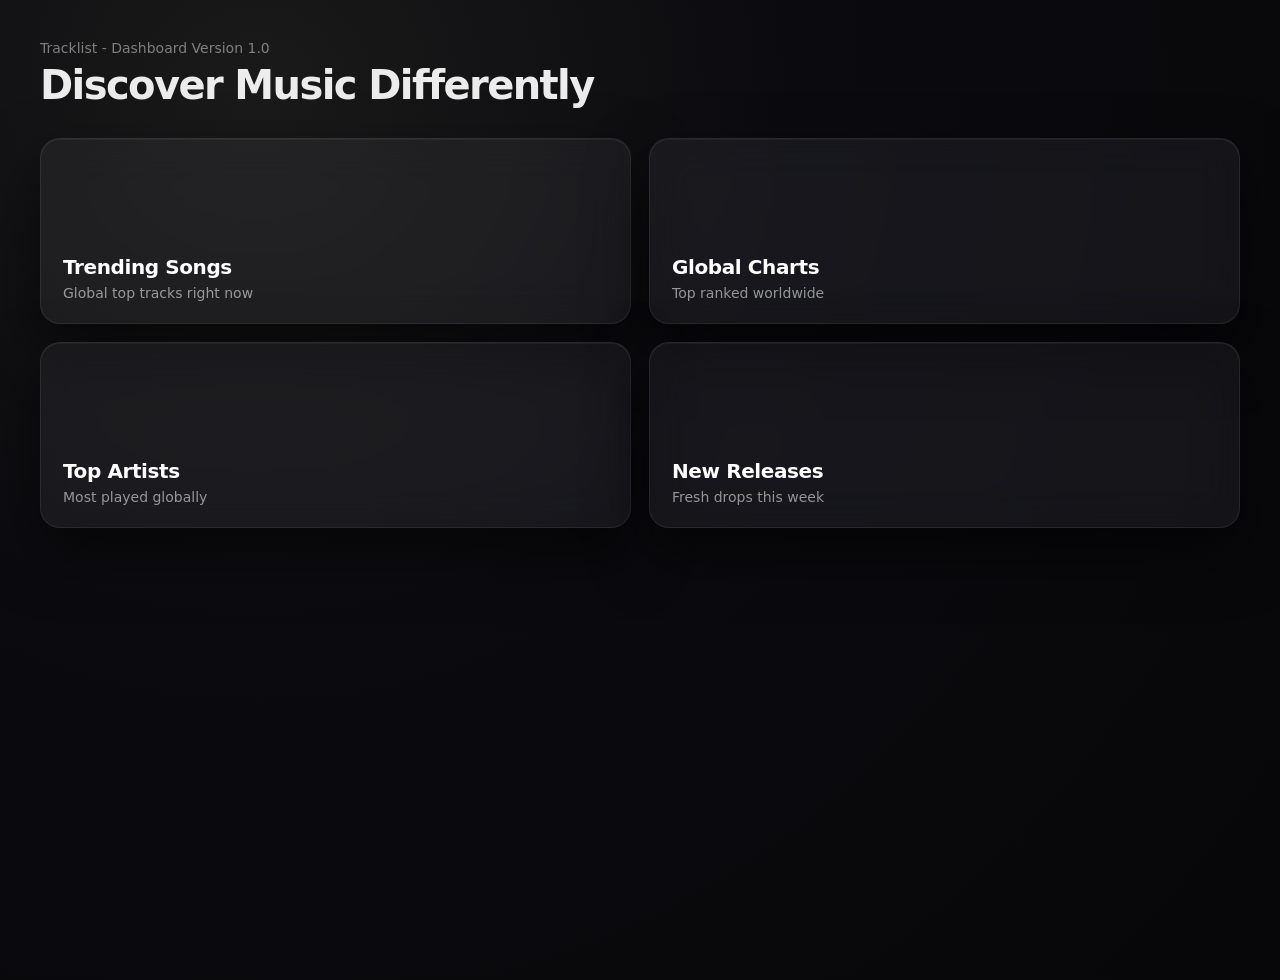
<file: index.html>
<!DOCTYPE html>
<html lang="en">
<head>
    <meta name="viewport" content="width=device-width, initial-scale=1, viewport-fit=cover">
    <meta charset="UTF-8">
    <meta name="viewport" content="width=device-width, initial-scale=1.0">
    <link rel="stylesheet" href="style.css">
    <title>Tracklist - Dashboard</title>
</head>

<body>

    <header class="home-header">
        <p class="subtext">Tracklist - Dashboard Version 1.0</p>
        <h1 class="home-title">Discover Music Differently</h1>
    </header>

    <main class="home-grid">

        <!-- Trending -->
        <a class="glass-card" href="TrendingSongsGlobal.html">
            <div>
                <h2>Trending Songs</h2>
                <p>Global top tracks right now</p>
            </div>
        </a>

        <!-- Global Charts -->
        <a class="glass-card" href="charts.html">
            <div>
                <h2>Global Charts</h2>
                <p>Top ranked worldwide</p>
            </div>
        </a>

        <!-- Artists -->
        <a class="glass-card" href="topartists.html">
            <div>
                <h2>Top Artists</h2>
                <p>Most played globally</p>
            </div>
        </a>

        <!-- New Releases -->
        <a class="glass-card" href="new.html">
            <div>
                <h2>New Releases</h2>
                <p>Fresh drops this week</p>
            </div>
        </a>

    </main>

</body>
</html>
</file>
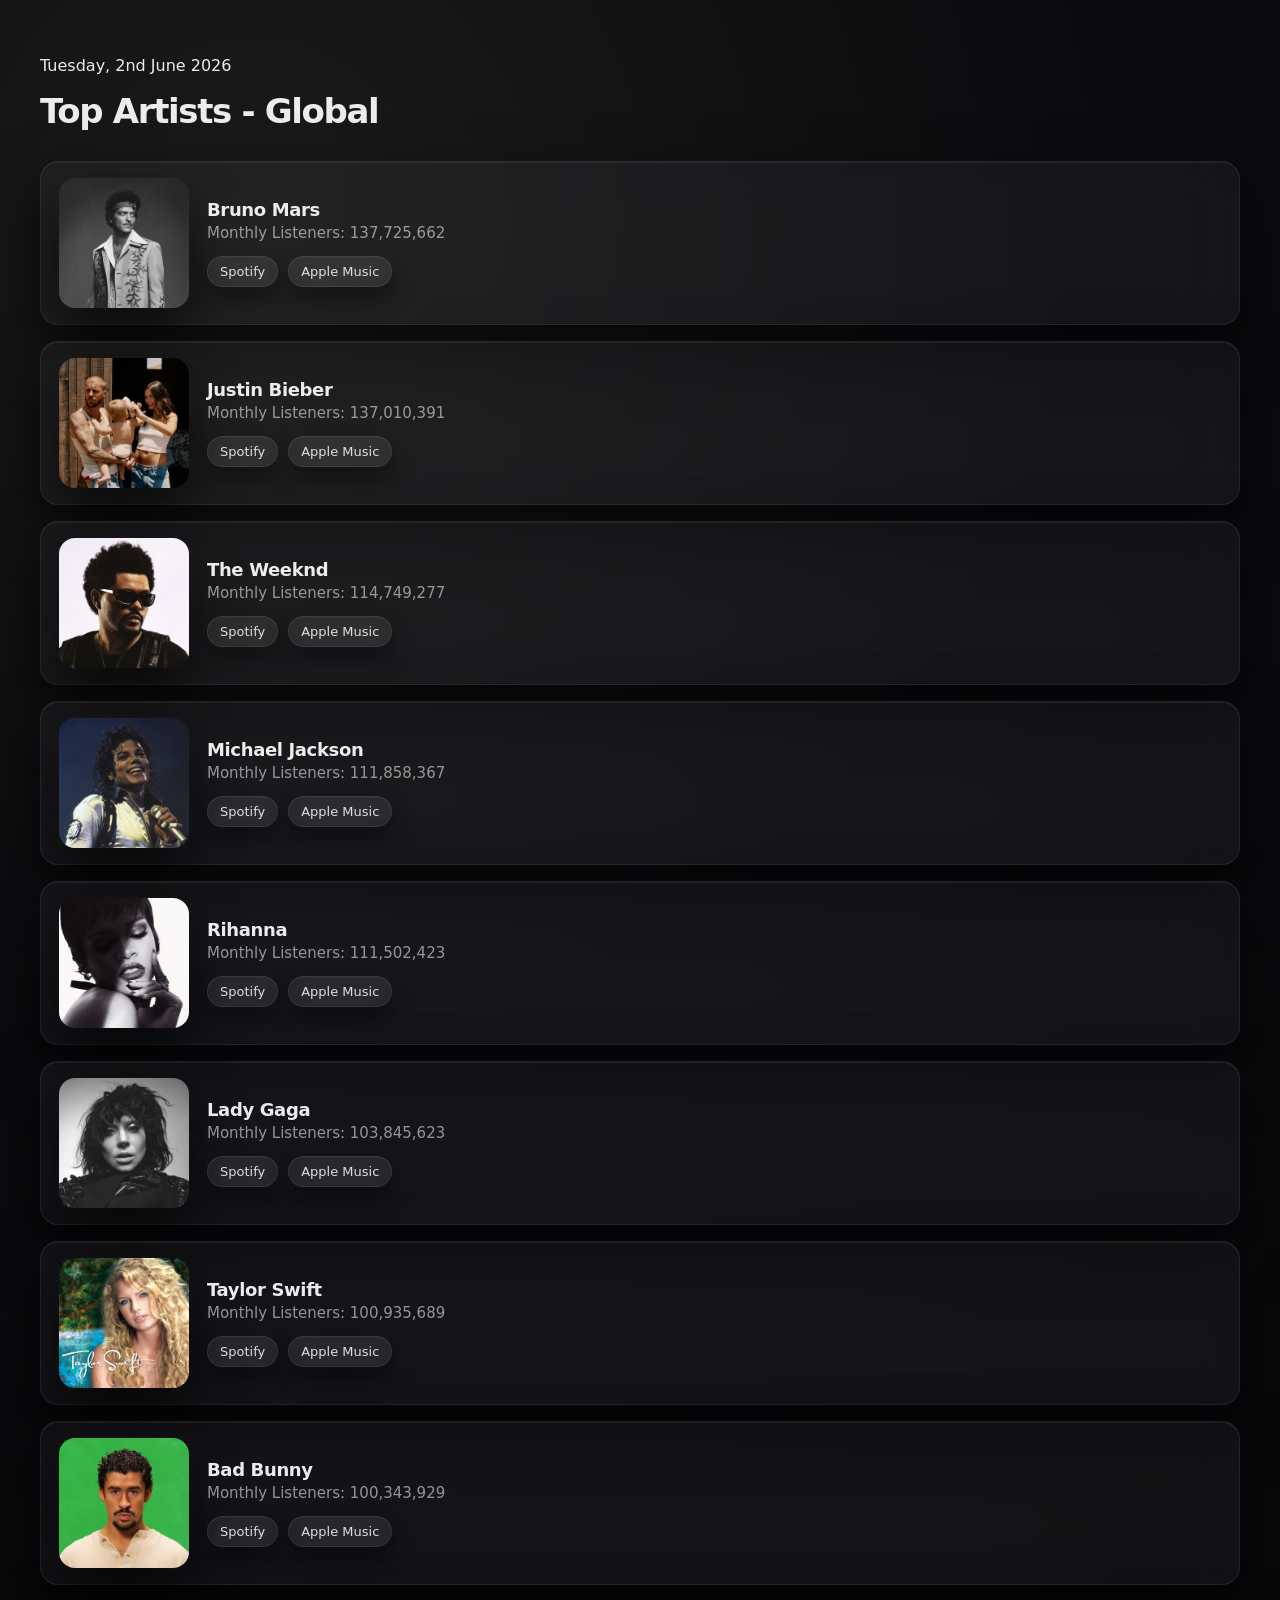
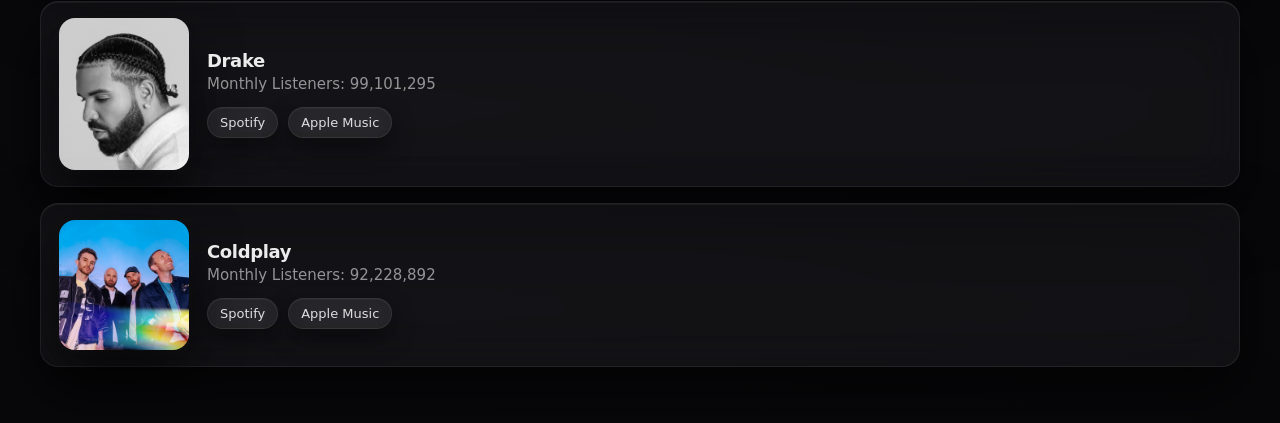
<file: topartists.html>
<!DOCTYPE html>
<html lang="en">
<head>
    <meta charset="UTF-8">
    <meta name="viewport" content="width=device-width, initial-scale=1.0">
    <link rel="stylesheet" href="style.css">
    <title>Tracklist - Top Artists</title>
</head>

<body>
    <header class="page-header">
        <p class="date">Tuesday, 2nd June 2026</p>
        <h1 class="header">Top Artists - Global</h1>
    </header>

    <main class="song-list">

        <!-- Bruno Mars -->
        <div class="song-row">
            <img draggable="false" class="songlogo"
                src="./assets/images/Top Artists/Bruno Mars.jpg"
                alt="Bruno Mars">

            <div class="song-info">
                <p class="songtitle">Bruno Mars</p>
                <p class="authortitle">Monthly Listeners: 137,725,662</p>

                <div class="song-actions">
                    <a class="btn spotify" href="https://open.spotify.com/artist/0du5cEVh5yTK9QJze8zA0C?si=mDfA1IQ9SU-8KqURjfiafw">Spotify</a>
                    <a class="btn apple" href="https://music.apple.com/gb/artist/bruno-mars/278873078">Apple Music</a>
                </div>
            </div>
        </div>

        <!-- Justin Bieber -->
        <div class="song-row">
            <img draggable="false" class="songlogo"
                src="./assets/images/Top Artists/Justin Bieber.jpg"
                alt="Justin Bieber">

            <div class="song-info">
                <p class="songtitle">Justin Bieber</p>
                <p class="authortitle">Monthly Listeners: 137,010,391</p>

                <div class="song-actions">
                    <a class="btn spotify" href="https://open.spotify.com/artist/1uNFoZAHBGtllmzznpCI3s?si=13c1f805fb3f4731">Spotify</a>
                    <a class="btn apple" href="https://music.apple.com/gb/artist/justin-bieber/320569549">Apple Music</a>
                </div>
            </div>
        </div>

        <!-- The Weeknd -->
        <div class="song-row">
            <img draggable="false" class="songlogo"
                src="./assets/images/Top Artists/The Weeknd.jpg"
                alt="The Weeknd">

            <div class="song-info">
                <p class="songtitle">The Weeknd</p>
                <p class="authortitle">Monthly Listeners: 114,749,277</p>

                <div class="song-actions">
                    <a class="btn spotify" href="https://open.spotify.com/artist/1Xyo4u8uXC1ZmMpatF05PJ?si=e736d4af8bad4eab">Spotify</a>
                    <a class="btn apple" href="https://music.apple.com/gb/artist/the-weeknd/479756766">Apple Music</a>
                </div>
            </div>
        </div>

        <!-- Michael Jackson -->
        <div class="song-row">
            <img draggable="false" class="songlogo"
                src="./assets/images/Top Artists/Michael Jackson.jpg"
                alt="Michael Jackson">

            <div class="song-info">
                <p class="songtitle">Michael Jackson</p>
                <p class="authortitle">Monthly Listeners: 111,858,367</p>

                <div class="song-actions">
                    <a class="btn spotify" href="https://open.spotify.com/artist/3fMbdgg4jU18AjLCKBhRSm?si=ffd44ee7382a47c4">Spotify</a>
                    <a class="btn apple" href="https://music.apple.com/gb/artist/michael-jackson/32940">Apple Music</a>
                </div>
            </div>
        </div>

        <!-- Rihanna -->
        <div class="song-row">
            <img draggable="false" class="songlogo"
                src="./assets/images/Top Artists/Rihanna.jpg"
                alt="Rihanna">

            <div class="song-info">
                <p class="songtitle">Rihanna</p>
                <p class="authortitle">Monthly Listeners: 111,502,423</p>

                <div class="song-actions">
                    <a class="btn spotify" href="https://open.spotify.com/artist/5pKCCKE2ajJHZ9KAiaK11H?si=8b178c806cb34f12">Spotify</a>
                    <a class="btn apple" href="https://music.apple.com/gb/artist/rihanna/63346553">Apple Music</a>
                </div>
            </div>
        </div>

        <!-- Lady Gaga -->
        <div class="song-row">
            <img draggable="false" class="songlogo"
                src="./assets/images/Top Artists/Lady Gaga.jpg"
                alt="Lady Gaga">

            <div class="song-info">
                <p class="songtitle">Lady Gaga</p>
                <p class="authortitle">Monthly Listeners: 103,845,623</p>

                <div class="song-actions">
                    <a class="btn spotify" href="https://open.spotify.com/artist/1HY2Jd0NmPuamShAr6KMms?si=935b4e207b0d42d3">Spotify</a>
                    <a class="btn apple" href="https://music.apple.com/gb/artist/lady-gaga/277293880">Apple Music</a>
                </div>
            </div>
        </div>
        
        <!-- Taylor Swift -->
        <div class="song-row">
            <img draggable="false" class="songlogo"
                src="./assets/images/Top Artists/Taylor Swift.jpg"
                alt="Taylor Swift">

            <div class="song-info">
                <p class="songtitle">Taylor Swift</p>
                <p class="authortitle">Monthly Listeners: 100,935,689</p>

                <div class="song-actions">
                    <a class="btn spotify" href="https://open.spotify.com/artist/06HL4z0CvFAxyc27GXpf02?si=91cee1a9aaec433a">Spotify</a>
                    <a class="btn apple" href="https://music.apple.com/gb/artist/taylor-swift/159260351">Apple Music</a>
                </div>
            </div>
        </div>

        <!-- Bad Bunny -->
        <div class="song-row">
            <img draggable="false" class="songlogo"
                src="./assets/images/Top Artists/Bad Bunny.jpg"
                alt="Bad Bunny">

            <div class="song-info">
                <p class="songtitle">Bad Bunny</p>
                <p class="authortitle">Monthly Listeners: 100,343,929</p>

                <div class="song-actions">
                    <a class="btn spotify" href="https://open.spotify.com/artist/4q3ewBCX7sLwd24euuV69X?si=ba32230fede24fad">Spotify</a>
                    <a class="btn apple" href="https://music.apple.com/gb/artist/bad-bunny/1126808565">Apple Music</a>
                </div>
            </div>
        </div>

        <!-- Drake -->
        <div class="song-row">
            <img draggable="false" class="songlogo"
                src="./assets/images/Top Artists/Drake.jpg"
                alt="Drake">

            <div class="song-info">
                <p class="songtitle">Drake</p>
                <p class="authortitle">Monthly Listeners: 99,101,295</p>

                <div class="song-actions">
                    <a class="btn spotify" href="https://open.spotify.com/artist/3TVXtAsR1Inumwj472S9r4?si=76757156aa6a4b92">Spotify</a>
                    <a class="btn apple" href="https://music.apple.com/gb/artist/drake/271256">Apple Music</a>
                </div>
            </div>
        </div>

        <!-- Coldplay -->
        <div class="song-row">
            <img draggable="false" class="songlogo"
                src="./assets/images/Top Artists/Coldplay.jpg"
                alt="Coldplay">

            <div class="song-info">
                <p class="songtitle">Coldplay</p>
                <p class="authortitle">Monthly Listeners: 92,228,892</p>

                <div class="song-actions">
                    <a class="btn spotify" href="https://open.spotify.com/artist/4gzpq5DPGxSnKTe4SA8HAU?si=e1eb22483e604a00">Spotify</a>
                    <a class="btn apple" href="https://music.apple.com/gb/artist/coldplay/471744">Apple Music</a>
                </div>
            </div>
        </div>
    </main>
</body>
</html>
</file>
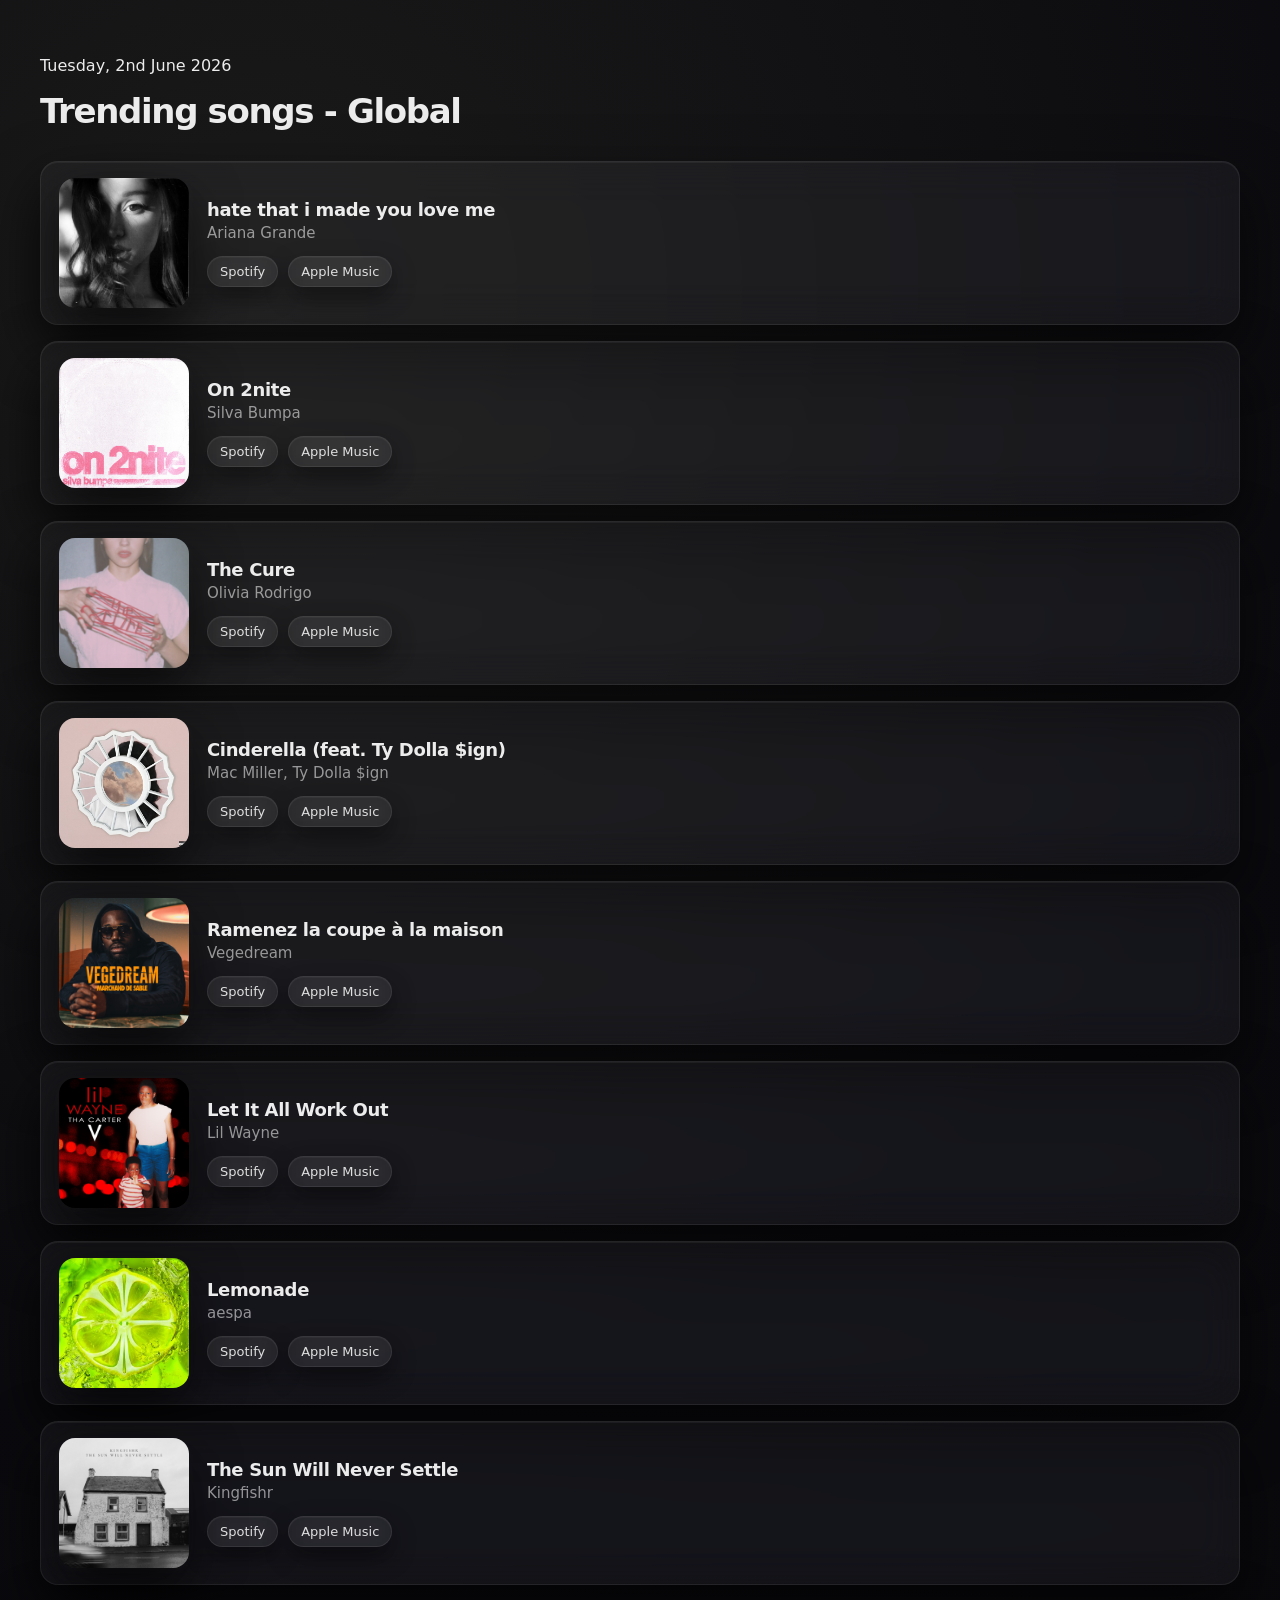
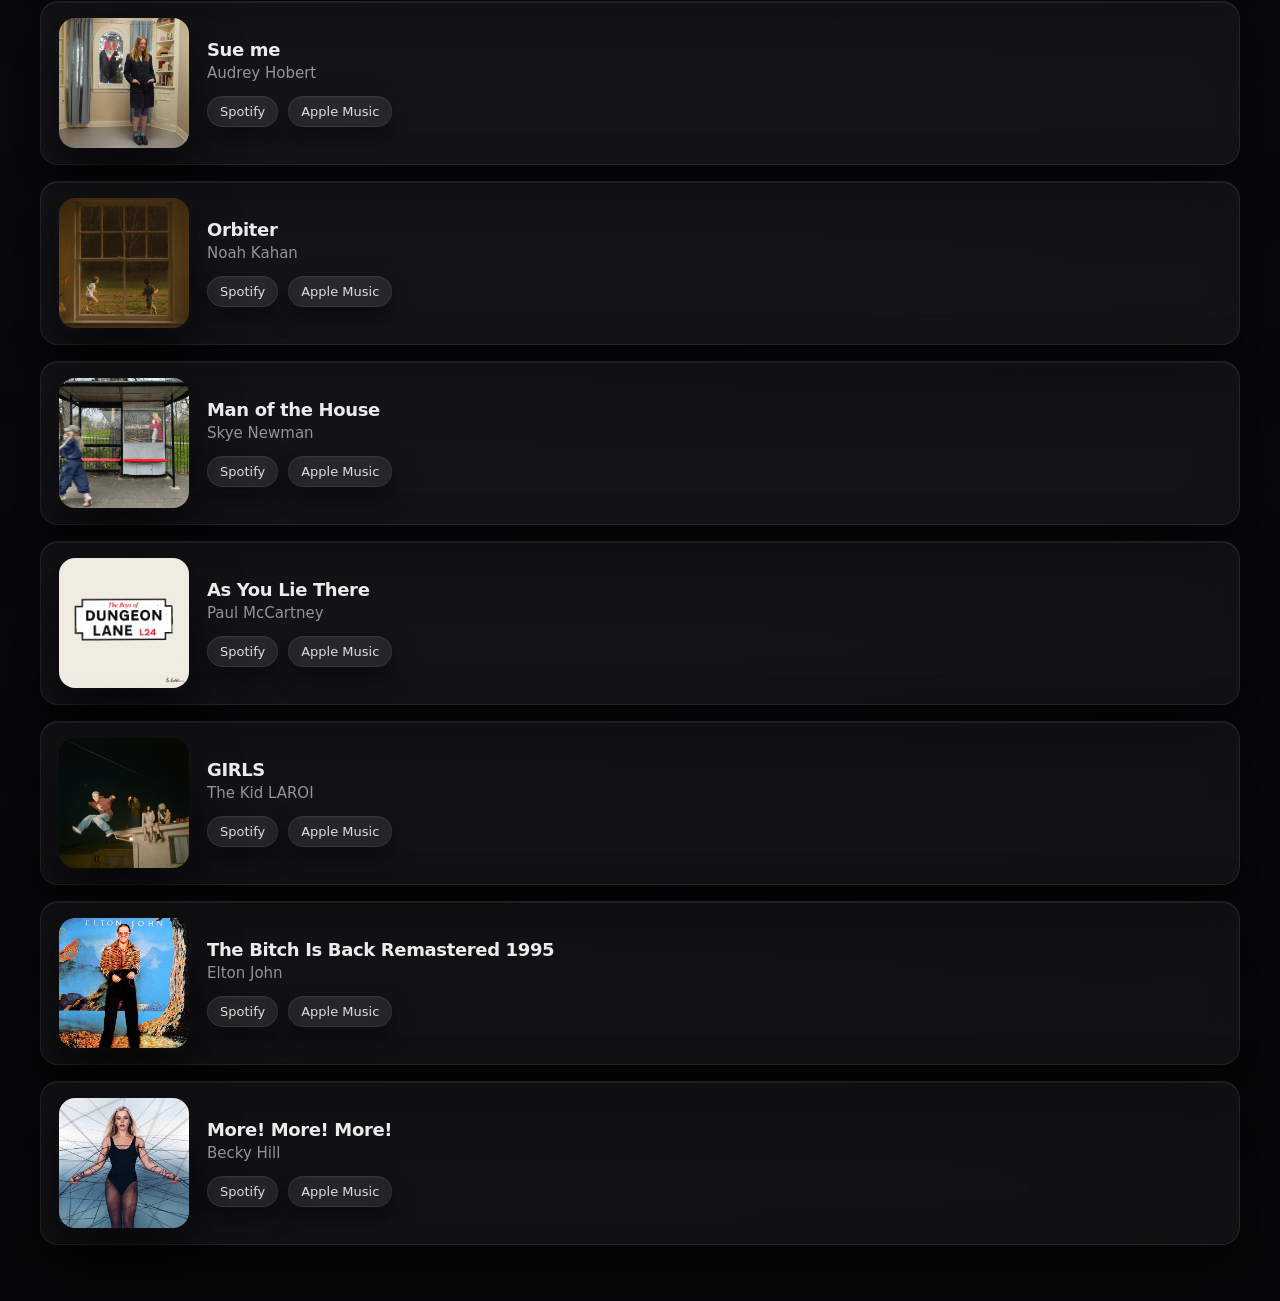
<file: TrendingSongsGlobal.html>
<!DOCTYPE html>
<html lang="en">
<head>
    <meta charset="UTF-8">
    <meta name="viewport" content="width=device-width, initial-scale=1.0">
    <link rel="stylesheet" href="style.css">
    <title>Tracklist - Trending Songs Globally</title>
</head>

<body>
    <header class="page-header">
        <p class="date">Tuesday, 2nd June 2026</p>
        <h1 class="header">Trending songs - Global</h1>
    </header>

    <main class="song-list">

        <!-- Ariana Grande - hate that i made you love me -->
        <div class="song-row">
            <img draggable="false" class="songlogo"
                src="./assets/images/Trending Songs/HTIMYLM - Ariana Grande.jpg"
                alt="Ariana Grande - hate that i made you love me">

            <div class="song-info">
                <p class="songtitle">hate that i made you love me</p>
                <p class="authortitle">Ariana Grande</p>

                <div class="song-actions">
                    <a class="btn spotify" href="https://open.spotify.com/track/20jbSiX29FDX4oQxBXyUEi?si=38143b0a67c14373">Spotify</a>
                    <a class="btn apple" href="https://music.apple.com/us/song/hate-that-i-made-you-love-me/6763656876">Apple Music</a>
                </div>
            </div>
        </div>

        <!-- Silva Bumpa - On 2nite -->
        <div class="song-row">
            <img draggable="false" class="songlogo"
                src="./assets/images/Trending Songs/On2nite - Silva Bumpa.jpg"
                alt="Silva Bumpa - On 2nite">

            <div class="song-info">
                <p class="songtitle">On 2nite</p>
                <p class="authortitle">Silva Bumpa</p>

                <div class="song-actions">
                    <a class="btn spotify" href="https://open.spotify.com/track/2BoSbGSp2OaDBOx5NFHkrr?si=0f98aaa7d6aa47f5">Spotify</a>
                    <a class="btn apple" href="https://music.apple.com/gb/song/on-2nite/6772312877">Apple Music</a>
                </div>
            </div>
        </div>

        <!-- Olivia Rodrigo - The Cure -->
        <div class="song-row">
            <img draggable="false" class="songlogo"
                src="./assets/images/Trending Songs/The Cure - Olivia Rodrigo.png"
                alt="Olivia Rodrigo - The Cure">

            <div class="song-info">
                <p class="songtitle">The Cure</p>
                <p class="authortitle">Olivia Rodrigo</p>

                <div class="song-actions">
                    <a class="btn spotify" href="https://open.spotify.com/track/4EoJ151oQ5jY48z4RhSE96?si=44273bd152e441a8">Spotify</a>
                    <a class="btn apple" href="https://music.apple.com/gb/album/the-cure/6771598352?i=6771598356">Apple Music</a>
                </div>
            </div>
        </div>

        <!-- Mac Miller - Cinderella -->
        <div class="song-row">
            <img draggable="false" class="songlogo"
                src="./assets/images/Trending Songs/Cinderella - Ty Dolla Sign.jpg"
                alt="Mac Miller - Cinderella">

            <div class="song-info">
                <p class="songtitle">Cinderella (feat. Ty Dolla $ign)</p>
                <p class="authortitle">Mac Miller, Ty Dolla $ign</p>

                <div class="song-actions">
                    <a class="btn spotify" href="https://open.spotify.com/track/2lpygKqzPFtItQ4ss3cgfb?si=fb25530ddce34de5">Spotify</a>
                    <a class="btn apple" href="https://music.apple.com/gb/album/cinderella-feat-ty-dolla-%24ign/1137965822?i=1137966332">Apple Music</a>
                </div>
            </div>
        </div>

        <!-- Vegedream - Ramenez la coupe à la maison -->
        <div class="song-row">
            <img draggable="false" class="songlogo"
                src="./assets/images/Trending Songs/Ramenez la coupe à la maison - Vegedream.jpg"
                alt="Vegedream - Ramenez la coupe à la maison">

            <div class="song-info">
                <p class="songtitle">Ramenez la coupe à la maison</p>
                <p class="authortitle">Vegedream</p>

                <div class="song-actions">
                    <a class="btn spotify" href="https://open.spotify.com/track/1m0UFnuTktOkksvjbF9z0m?si=716af62f01f14a2f">Spotify</a>
                    <a class="btn apple" href="https://music.apple.com/gb/album/ramenez-la-coupe-%C3%A0-la-maison/1413335934?i=1413335940">Apple Music</a>
                </div>
            </div>
        </div>

        <!-- Lil Wayne - Let It All Work Out -->
        <div class="song-row">
            <img draggable="false" class="songlogo"
                src="./assets/images/Trending Songs/Let It All Work Out - Lil Wayne.png"
                alt="Lil Wayne - Let It All Work Out">

            <div class="song-info">
                <p class="songtitle">Let It All Work Out</p>
                <p class="authortitle">Lil Wayne</p>

                <div class="song-actions">
                    <a class="btn spotify" href="https://open.spotify.com/track/3BUWNzPWz2mDbptZmGEXpB?si=c8c1a4598bb142f9">Spotify</a>
                    <a class="btn apple" href="https://music.apple.com/gb/album/let-it-all-work-out/1437591818?i=1437592238">Apple Music</a>
                </div>
            </div>
        </div>

        <!-- aespa - Lemonade -->
        <div class="song-row">
            <img draggable="false" class="songlogo"
                src="./assets/images/Trending Songs/Lemonade - Aespa.jpg"
                alt="aespa - Lemonade">

            <div class="song-info">
                <p class="songtitle">Lemonade</p>
                <p class="authortitle">aespa</p>

                <div class="song-actions">
                    <a class="btn spotify" href="https://open.spotify.com/track/7a3iH9vM5Z58GqOMqXBU1M?si=8c1e073ffee546c0">Spotify</a>
                    <a class="btn apple" href="https://music.apple.com/gb/album/lemonade/1893742002?i=1893742010">Apple Music</a>
                </div>
            </div>
        </div>

        <!-- Kingfishr - The Sun Will Never Settle -->
        <div class="song-row">
            <img draggable="false" class="songlogo"
                src="./assets/images/Trending Songs/Kingfishr - The Sun Will Never Settle.jpg"
                alt="Kingfishr - The Sun Will Never Settle">

            <div class="song-info">
                <p class="songtitle">The Sun Will Never Settle</p>
                <p class="authortitle">Kingfishr</p>

                <div class="song-actions">
                    <a class="btn spotify" href="https://open.spotify.com/track/23SqhGYsqaZJNbDSc17wqA?si=7f8e9fc9e8214419">Spotify</a>
                    <a class="btn apple" href="https://music.apple.com/gb/album/the-sun-will-never-settle/6768830561?i=6768830564">Apple Music</a>
                </div>
            </div>
        </div>

        <!-- Audrey Hobert - Sue me -->
        <div class="song-row">
            <img draggable="false" class="songlogo"
                src="./assets/images/Trending Songs/Audrey Hobert - Sue me.jpg"
                alt="Audrey Hobert - Sue me">

            <div class="song-info">
                <p class="songtitle">Sue me</p>
                <p class="authortitle">Audrey Hobert</p>

                <div class="song-actions">
                    <a class="btn spotify" href="https://open.spotify.com/track/6ZAuQOgLrNQb9s7BXheuTy?si=9fa6325acb9d4c61">Spotify</a>
                    <a class="btn apple" href="https://music.apple.com/gb/album/sue-me/1826574954?i=1826575254">Apple Music</a>
                </div>
            </div>
        </div>

        <!-- Noah Kahan - Orbiter -->
        <div class="song-row">
            <img draggable="false" class="songlogo"
                src="./assets/images/Trending Songs/Noah Kahan - Orbiter.png"
                alt="Noah Kahan - Orbiter">

            <div class="song-info">
                <p class="songtitle">Orbiter</p>
                <p class="authortitle">Noah Kahan</p>

                <div class="song-actions">
                    <a class="btn spotify" href="https://open.spotify.com/track/77fL8ATR0dpUDLI0XLmDBV?si=b0bb56f3e61f4215">Spotify</a>
                    <a class="btn apple" href="https://music.apple.com/gb/album/orbiter/1894998012?i=6762758927">Apple Music</a>
                </div>
            </div>
        </div>

        <!-- Skye Newman - Man of the House -->
        <div class="song-row">
            <img draggable="false" class="songlogo"
                src="./assets/images/Trending Songs/Skye Newman - Man of the House.png"
                alt="Skye Newman - Man of the House">

            <div class="song-info">
                <p class="songtitle">Man of the House</p>
                <p class="authortitle">Skye Newman</p>

                <div class="song-actions">
                    <a class="btn spotify" href="https://open.spotify.com/track/4j3tybPIKiCmp1Zm2hLD9Z?si=34dba9b1edfa4308">Spotify</a>
                    <a class="btn apple" href="https://music.apple.com/gb/album/man-of-the-house/1893733056?i=1893733057">Apple Music</a>
                </div>
            </div>
        </div>

        <!-- Paul McCartney - As You Lie There -->
        <div class="song-row">
            <img draggable="false" class="songlogo"
                src="./assets/images/Trending Songs/Paul McCartney - As You Lie There.jpg"
                alt="Paul McCartney - As You Lie There">

            <div class="song-info">
                <p class="songtitle">As You Lie There</p>
                <p class="authortitle">Paul McCartney</p>

                <div class="song-actions">
                    <a class="btn spotify" href="https://open.spotify.com/track/1Qhqhecc2uxqpswTMr6nQS?si=8a621df633054466">Spotify</a>
                    <a class="btn apple" href="https://music.apple.com/gb/album/as-you-lie-there/1887402919?i=1887402924">Apple Music</a>
                </div>
            </div>
        </div>

        <!-- The Kid LAROI - Girls -->
        <div class="song-row">
            <img draggable="false" class="songlogo"
                src="./assets/images/Trending Songs/The Kid LAROI - Girls.png"
                alt="The Kid LAROI - GIRLS">

            <div class="song-info">
                <p class="songtitle">GIRLS</p>
                <p class="authortitle">The Kid LAROI</p>

                <div class="song-actions">
                    <a class="btn spotify" href="https://open.spotify.com/track/6WhwHYd38f4ZB2CefpDgLo?si=411e37dcc8f74c72">Spotify</a>
                    <a class="btn apple" href="https://music.apple.com/gb/album/girls/1753384769?i=1753384773">Apple Music</a>
                </div>
            </div>
        </div>

        <!-- Elton John - The Bitch Is Back Remastered 1995 -->
        <div class="song-row">
            <img draggable="false" class="songlogo"
                src="./assets/images/Trending Songs/Elton John - The Bitch Is Back Remastered 1995.jpg"
                alt="Elton John - The Bitch Is Back Remastered 1995">

            <div class="song-info">
                <p class="songtitle">The Bitch Is Back Remastered 1995</p>
                <p class="authortitle">Elton John</p>

                <div class="song-actions">
                    <a class="btn spotify" href="https://open.spotify.com/track/40tnCfx2mTtHozyaRDcYC5?si=2be8a991129d4bf8">Spotify</a>
                    <a class="btn apple" href="https://music.apple.com/gb/album/the-bitch-is-back/1440912739?i=1440912747">Apple Music</a>
                </div>
            </div>
        </div>

                <!-- Becky Hill - More! More! More! -->
        <div class="song-row">
            <img draggable="false" class="songlogo"
                src="./assets/images/Trending Songs/Becky Hill - More! More! More!.jpg"
                alt="Becky Hill - More! More! More!">

            <div class="song-info">
                <p class="songtitle">More! More! More!</p>
                <p class="authortitle">Becky Hill</p>

                <div class="song-actions">
                    <a class="btn spotify" href="https://open.spotify.com/track/7Bk9xGSArXDiMe5Jj2zSMo?si=373d98f0c9ab4e84">Spotify</a>
                    <a class="btn apple" href="https://music.apple.com/gb/album/more-more-more/6770600098?i=6770600105">Apple Music</a>
                </div>
            </div>
        </div>


    </main>
</body>
</html>
</file>
<file: style.css>
body {
    margin: 0;
    min-height: 100vh;

    background: radial-gradient(
            circle at 20% 10%,
            #1a1a1a 0%,
            #0b0b0f 40%,
            #070709 100%
        );

    color: rgba(255, 255, 255, 0.92);
    font-family: -apple-system, BlinkMacSystemFont, "SF Pro Display",
        "SF Pro Text", system-ui, sans-serif;

    -webkit-font-smoothing: antialiased;
    -moz-osx-font-smoothing: grayscale;

    padding: 40px;
}

/* DATE (your top label) */
.authortitle {
    color: rgba(255, 255, 255, 0.45);
    font-size: 14px;
    margin: 0 0 6px 2px;
}

/* HEADER */
.header {
    font-size: 34px;
    font-weight: 650;
    letter-spacing: -0.04em;

    margin: 0 0 30px 0;
}

/* ===== SONG CARD ===== */
.song-row {
    display: flex;
    align-items: center;
    gap: 18px;

    padding: 16px 18px;
    margin-bottom: 16px;

    border-radius: 18px;

    /* premium glass */
    background: rgba(255, 255, 255, 0.045);
    backdrop-filter: blur(22px) saturate(170%);
    -webkit-backdrop-filter: blur(22px) saturate(170%);

    border: 1px solid rgba(255, 255, 255, 0.08);

    box-shadow:
        0 25px 60px rgba(0, 0, 0, 0.6),
        inset 0 1px 0 rgba(255, 255, 255, 0.05);

    transition: transform 0.25s ease, box-shadow 0.25s ease, background 0.25s ease;
}

.song-row:hover {
    transform: translateY(-3px);
    background: rgba(255, 255, 255, 0.06);

    box-shadow:
        0 35px 90px rgba(0, 0, 0, 0.75),
        inset 0 1px 0 rgba(255, 255, 255, 0.07);
}

/* IMAGE */
.songlogo {
    width: 130px;
    border-radius: 16px;

    box-shadow:
        0 20px 50px rgba(0, 0, 0, 0.7),
        0 2px 10px rgba(255, 255, 255, 0.04);

    transition: transform 0.3s ease;
}

.songlogo:hover {
    transform: scale(1.03);
}

/* TEXT AREA */
.song-info {
    display: flex;
    flex-direction: column;
    gap: 4px;
    flex: 1; /* allows spacing + button alignment later */
}

/* TITLE */
.songtitle {
    color: rgba(255, 255, 255, 0.92);
    font-size: 18px;
    font-weight: 600;
    letter-spacing: -0.02em;

    margin: 0;
}

/* ARTIST */
.authortitle {
    color: rgba(255, 255, 255, 0.55);
    font-size: 15px;
    font-weight: 400;

    margin: 0;
}

/* ===== ACTION BUTTONS (Spotify / Apple Music) ===== */
.song-actions {
    display: flex;
    gap: 10px;
    margin-top: 10px;
}

.btn {
    font-size: 13px;
    padding: 7px 12px;
    border-radius: 999px;

    text-decoration: none;
    color: rgba(255, 255, 255, 0.85);

    background: rgba(255, 255, 255, 0.06);
    backdrop-filter: blur(14px);
    -webkit-backdrop-filter: blur(14px);

    border: 1px solid rgba(255, 255, 255, 0.08);

    transition: all 0.2s ease;

    box-shadow:
        0 10px 25px rgba(0, 0, 0, 0.45),
        inset 0 1px 0 rgba(255, 255, 255, 0.04);
}

.btn:hover {
    transform: translateY(-2px);
    background: rgba(255, 255, 255, 0.1);
}

/* optional branding accents */
.btn.spotify:hover {
    border-color: rgba(30, 215, 96, 0.5);
}

.btn.apple:hover {
    border-color: rgba(255, 45, 85, 0.5);
}


body {
    margin: 0;
    min-height: 100vh;

    background: radial-gradient(
        circle at 20% 10%,
        #1a1a1a 0%,
        #0b0b0f 40%,
        #070709 100%
    );

    font-family: -apple-system, BlinkMacSystemFont, "SF Pro Display",
        "SF Pro Text", system-ui, sans-serif;

    color: rgba(255, 255, 255, 0.92);
    padding: 40px;
}

/* HEADER */
.home-header {
    margin-bottom: 30px;
}

.subtext {
    margin: 0;
    font-size: 14px;
    color: rgba(255, 255, 255, 0.45);
}

.home-title {
    margin: 6px 0 0 0;
    font-size: 40px;
    font-weight: 700;
    letter-spacing: -0.04em;
}

/* GRID LAYOUT (CarPlay tiles feel) */
.home-grid {
    display: grid;
    grid-template-columns: repeat(2, 1fr);
    gap: 18px;
}

/* GLASS CARDS */
.glass-card {
    display: flex;
    align-items: flex-end;

    padding: 22px;
    height: 140px;

    border-radius: 20px;

    text-decoration: none;
    color: white;

    background: rgba(255, 255, 255, 0.05);
    backdrop-filter: blur(22px) saturate(160%);
    -webkit-backdrop-filter: blur(22px) saturate(160%);

    border: 1px solid rgba(255, 255, 255, 0.08);

    box-shadow:
        0 25px 60px rgba(0, 0, 0, 0.6),
        inset 0 1px 0 rgba(255, 255, 255, 0.05);

    transition: transform 0.25s ease, box-shadow 0.25s ease, background 0.25s ease;
}

.glass-card:hover {
    transform: translateY(-4px) scale(1.01);

    background: rgba(255, 255, 255, 0.07);

    box-shadow:
        0 35px 90px rgba(0, 0, 0, 0.75),
        inset 0 1px 0 rgba(255, 255, 255, 0.08);
}

/* TEXT INSIDE CARDS */
.glass-card h2 {
    margin: 0;
    font-size: 20px;
    font-weight: 650;
    letter-spacing: -0.02em;
}

.glass-card p {
    margin: 6px 0 0 0;
    font-size: 14px;
    color: rgba(255, 255, 255, 0.55);
}

/* ===== MOBILE RESPONSIVE ===== */
@media (max-width: 768px) {

    body {
        padding: 20px;
    }

    .home-grid {
        grid-template-columns: 1fr; /* stack cards */
    }

    .glass-card {
        height: 120px;
        padding: 18px;
    }

    .home-title {
        font-size: 32px;
    }

    .song-row {
        flex-direction: row;
        align-items: center;
    }

    .songlogo {
        width: 110px;
    }
}

@media (max-width: 480px) {

    .home-title {
        font-size: 28px;
    }

    .glass-card {
        height: 110px;
    }

    .songtitle {
        font-size: 16px;
    }

    .authortitle {
        font-size: 13px;
    }
}
</file>
